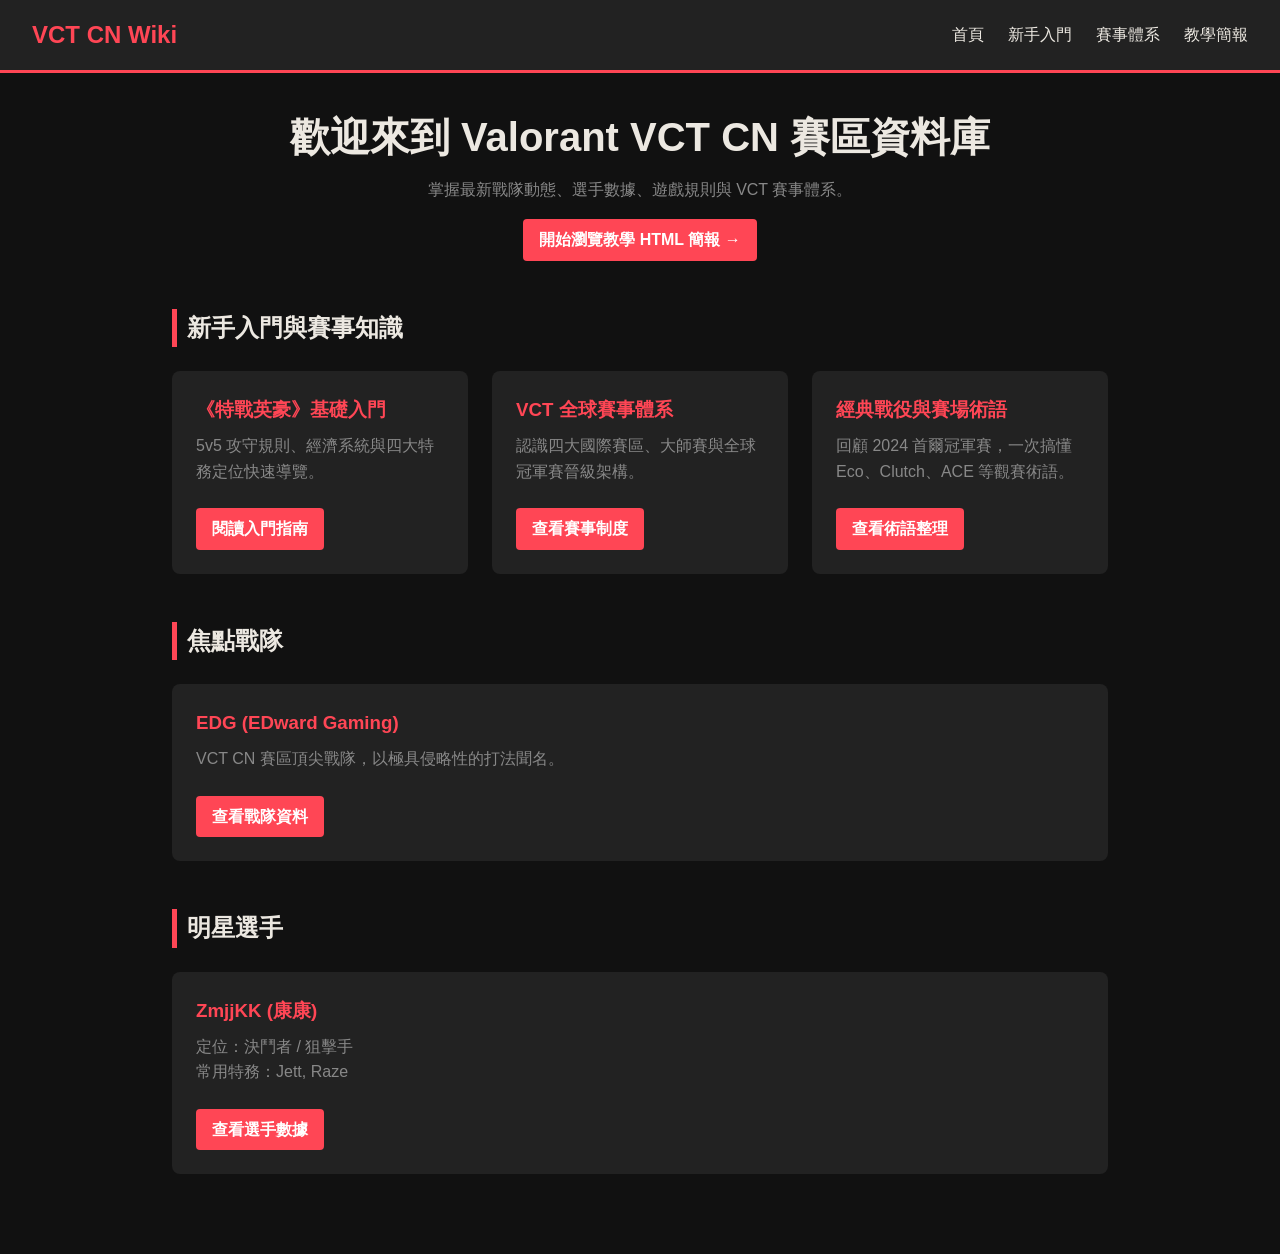
<file: index.html>
<!DOCTYPE html>
<html lang="zh-TW">
<head>
    <meta charset="UTF-8">
    <meta name="viewport" content="width=device-width, initial-scale=1.0">
    <title>Valorant VCT CN 電競 Wiki</title>
    <link rel="stylesheet" href="style.css">
</head>
<body>
    <nav class="navbar">
        <div class="nav-brand">VCT CN Wiki</div>
        <ul class="nav-links">
            <li><a href="index.html">首頁</a></li>
            <li><a href="guide.html">新手入門</a></li>
            <li><a href="vct-system.html">賽事體系</a></li>
            <li><a href="slides.html">教學簡報</a></li>
        </ul>
    </nav>

    <main class="container">
        <header class="hero">
            <h1>歡迎來到 Valorant VCT CN 賽區資料庫</h1>
            <p>掌握最新戰隊動態、選手數據、遊戲規則與 VCT 賽事體系。</p>
            <a href="slides.html" class="btn" style="margin-top: 1rem; display: inline-block;">開始瀏覽教學 HTML 簡報 →</a>
        </header>

        <section class="section">
            <h2>新手入門與賽事知識</h2>
            <div class="card-grid">
                <div class="card">
                    <h3>《特戰英豪》基礎入門</h3>
                    <p>5v5 攻守規則、經濟系統與四大特務定位快速導覽。</p>
                    <a href="guide.html" class="btn">閱讀入門指南</a>
                </div>
                <div class="card">
                    <h3>VCT 全球賽事體系</h3>
                    <p>認識四大國際賽區、大師賽與全球冠軍賽晉級架構。</p>
                    <a href="vct-system.html" class="btn">查看賽事制度</a>
                </div>
                <div class="card">
                    <h3>經典戰役與賽場術語</h3>
                    <p>回顧 2024 首爾冠軍賽，一次搞懂 Eco、Clutch、ACE 等觀賽術語。</p>
                    <a href="glossary.html" class="btn">查看術語整理</a>
                </div>
            </div>
        </section>

        <section class="section">
            <h2>焦點戰隊</h2>
            <div class="card-grid">
                <div class="card">
                    <h3>EDG (EDward Gaming)</h3>
                    <p>VCT CN 賽區頂尖戰隊，以極具侵略性的打法聞名。</p>
                    <a href="teams/edg.html" class="btn">查看戰隊資料</a>
                </div>
            </div>
        </section>

        <section class="section">
            <h2>明星選手</h2>
            <div class="card-grid">
                <div class="card">
                    <h3>ZmjjKK (康康)</h3>
                    <p>定位：決鬥者 / 狙擊手<br>常用特務：Jett, Raze</p>
                    <a href="players/zmjjkk.html" class="btn">查看選手數據</a>
                </div>
            </div>
        </section>
    </main>
</body>
</html>
</file>
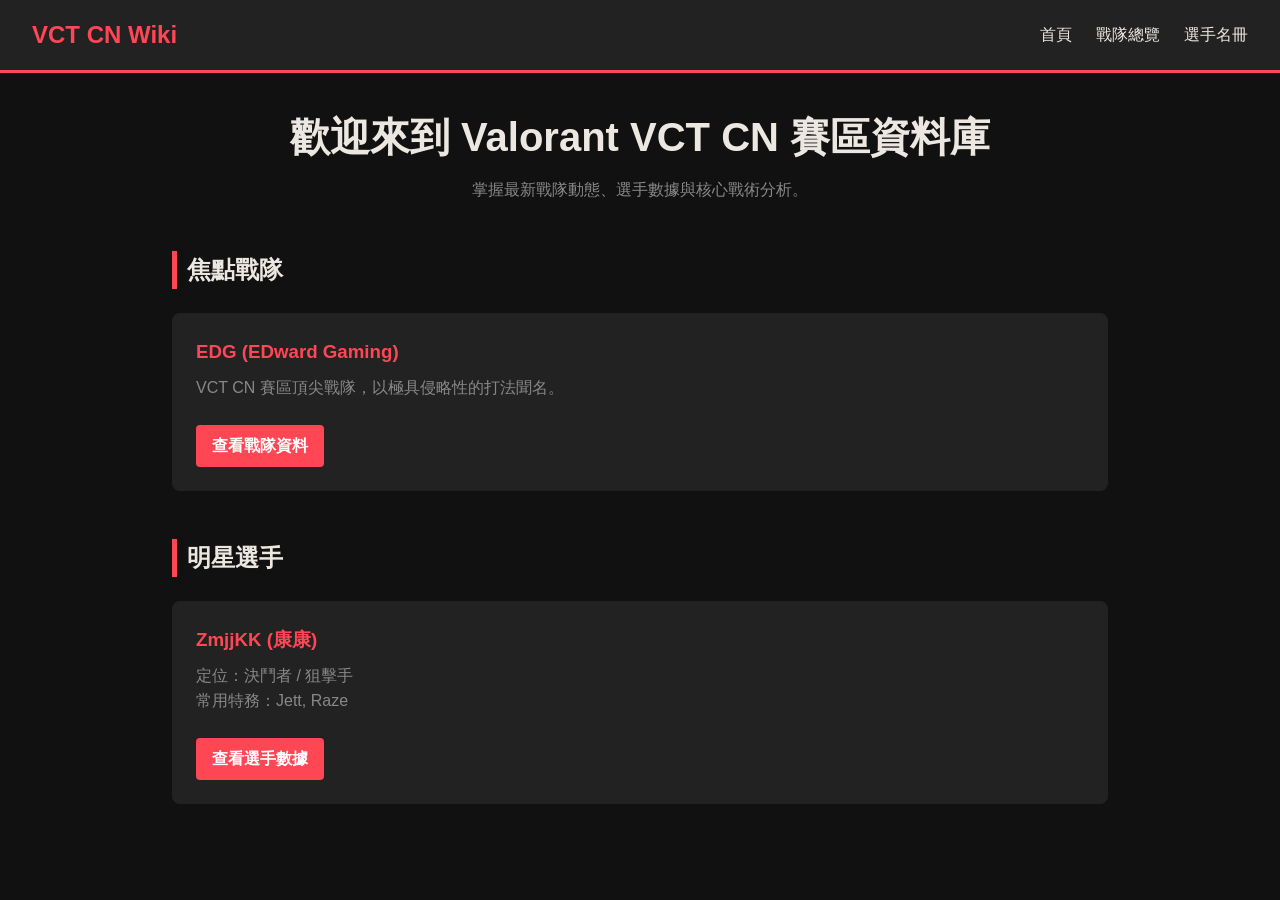
<file: gemini-code-1794739590327.html>
<!DOCTYPE html>
<html lang="zh-TW">
<head>
    <meta charset="UTF-8">
    <meta name="viewport" content="width=device-width, initial-scale=1.0">
    <title>Valorant VCT CN 電競 Wiki</title>
    <link rel="stylesheet" href="style.css">
</head>
<body>
    <!-- 導覽列 -->
    <nav class="navbar">
        <div class="nav-brand">VCT CN Wiki</div>
        <ul class="nav-links">
            <li><a href="index.html">首頁</a></li>
            <li><a href="#">戰隊總覽</a></li>
            <li><a href="#">選手名冊</a></li>
        </ul>
    </nav>

    <!-- 主要內容區 -->
    <main class="container">
        <header class="hero">
            <h1>歡迎來到 Valorant VCT CN 賽區資料庫</h1>
            <p>掌握最新戰隊動態、選手數據與核心戰術分析。</p>
        </header>

        <!-- 戰隊快速導覽 -->
        <section class="section">
            <h2>焦點戰隊</h2>
            <div class="card-grid">
                <!-- 預留給 EDG 的卡片 -->
                <div class="card">
                    <h3>EDG (EDward Gaming)</h3>
                    <p>VCT CN 賽區頂尖戰隊，以極具侵略性的打法聞名。</p>
                    <a href="teams/edg.html" class="btn">查看戰隊資料</a>
                </div>
            </div>
        </section>

        <!-- 選手快速導覽 -->
        <section class="section">
            <h2>明星選手</h2>
            <div class="card-grid">
                <!-- 預留給 ZmjjKK 的卡片 -->
                <div class="card">
                    <h3>ZmjjKK (康康)</h3>
                    <p>定位：決鬥者 / 狙擊手<br>常用特務：Jett, Raze</p>
                    <a href="players/zmjjkk.html" class="btn">查看選手數據</a>
                </div>
            </div>
        </section>
    </main>
</body>
</html>
</file>
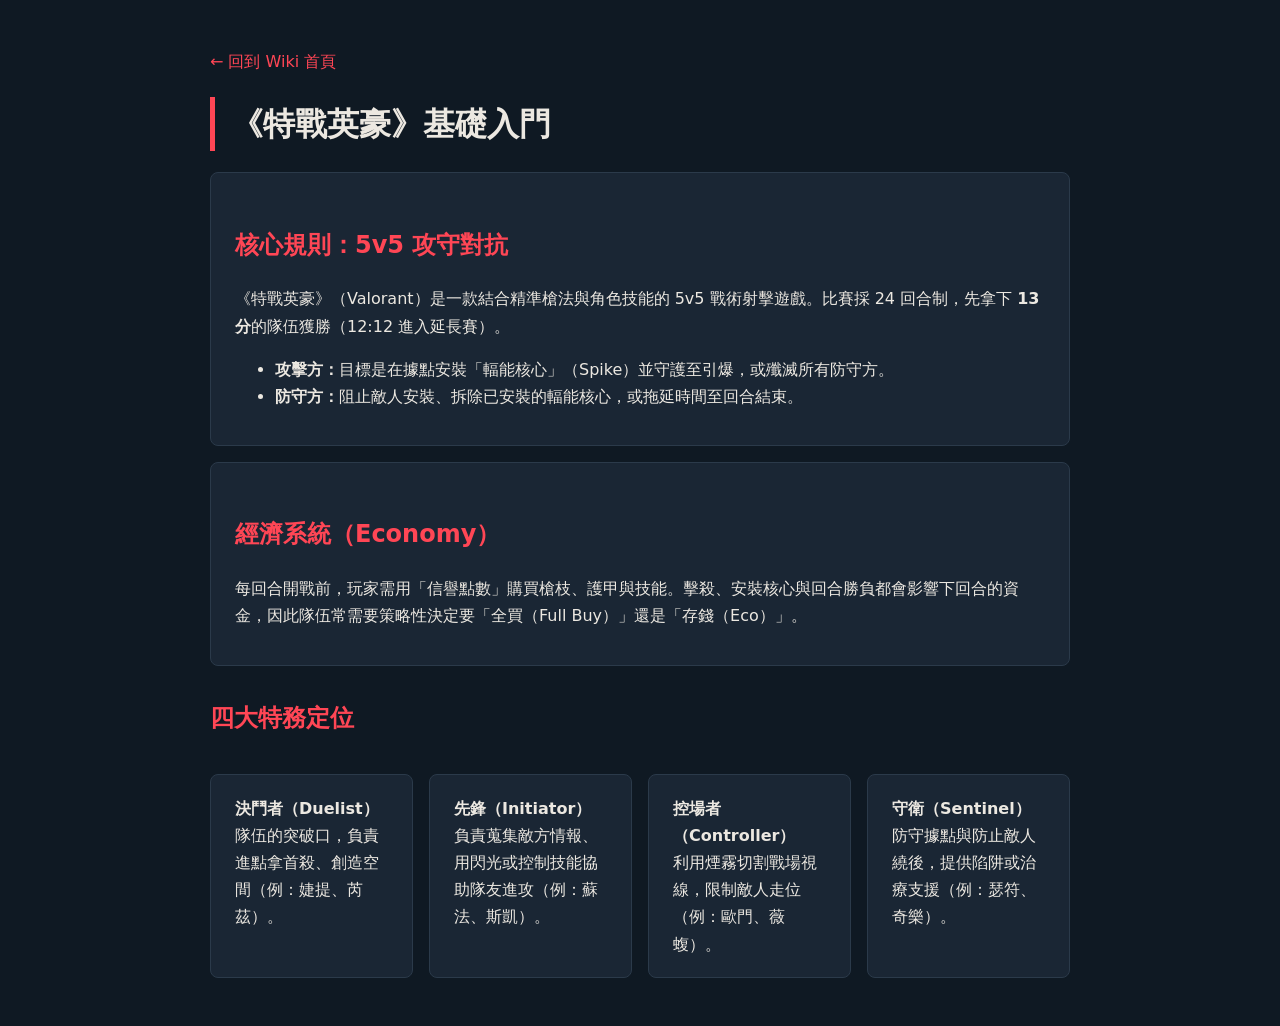
<file: gemini-code-1795430415696.html>
<!DOCTYPE html>
<html lang="zh-Hant">
<head>
<meta charset="UTF-8">
<meta name="viewport" content="width=device-width, initial-scale=1.0">
<title>特戰英豪基礎入門 | Valorant VCT Wiki</title>
<style>
  body { background:#0f1923; color:#ece8e1; font-family:system-ui,-apple-system,sans-serif; line-height:1.7; margin:0; padding:2rem; }
  .container { max-width:860px; margin:0 auto; }
  a { color:#ff4655; text-decoration:none; }
  h1 { border-left:5px solid #ff4655; padding-left:1rem; }
  h2 { color:#ff4655; margin-top:2rem; }
  .card { background:#1a2634; padding:1.2rem 1.5rem; border-radius:8px; margin:1rem 0; border:1px solid #2b3a4a; }
  .grid { display:grid; grid-template-columns:repeat(auto-fit,minmax(180px,1fr)); gap:1rem; }
</style>
</head>
<body>
<div class="container">
  <p><a href="index.html">← 回到 Wiki 首頁</a></p>
  <h1>《特戰英豪》基礎入門</h1>
  <div class="card">
    <h2>核心規則：5v5 攻守對抗</h2>
    <p>《特戰英豪》（Valorant）是一款結合精準槍法與角色技能的 5v5 戰術射擊遊戲。比賽採 24 回合制，先拿下 <strong>13 分</strong>的隊伍獲勝（12:12 進入延長賽）。</p>
    <ul>
      <li><strong>攻擊方：</strong>目標是在據點安裝「輻能核心」（Spike）並守護至引爆，或殲滅所有防守方。</li>
      <li><strong>防守方：</strong>阻止敵人安裝、拆除已安裝的輻能核心，或拖延時間至回合結束。</li>
    </ul>
  </div>
  <div class="card">
    <h2>經濟系統（Economy）</h2>
    <p>每回合開戰前，玩家需用「信譽點數」購買槍枝、護甲與技能。擊殺、安裝核心與回合勝負都會影響下回合的資金，因此隊伍常需要策略性決定要「全買（Full Buy）」還是「存錢（Eco）」。</p>
  </div>
  <h2>四大特務定位</h2>
  <div class="grid">
    <div class="card"><strong>決鬥者（Duelist）</strong><br>隊伍的突破口，負責進點拿首殺、創造空間（例：婕提、芮茲）。</div>
    <div class="card"><strong>先鋒（Initiator）</strong><br>負責蒐集敵方情報、用閃光或控制技能協助隊友進攻（例：蘇法、斯凱）。</div>
    <div class="card"><strong>控場者（Controller）</strong><br>利用煙霧切割戰場視線，限制敵人走位（例：歐門、薇蝮）。</div>
    <div class="card"><strong>守衛（Sentinel）</strong><br>防守據點與防止敵人繞後，提供陷阱或治療支援（例：瑟符、奇樂）。</div>
  </div>
</div>
</body>
</html>
</file>
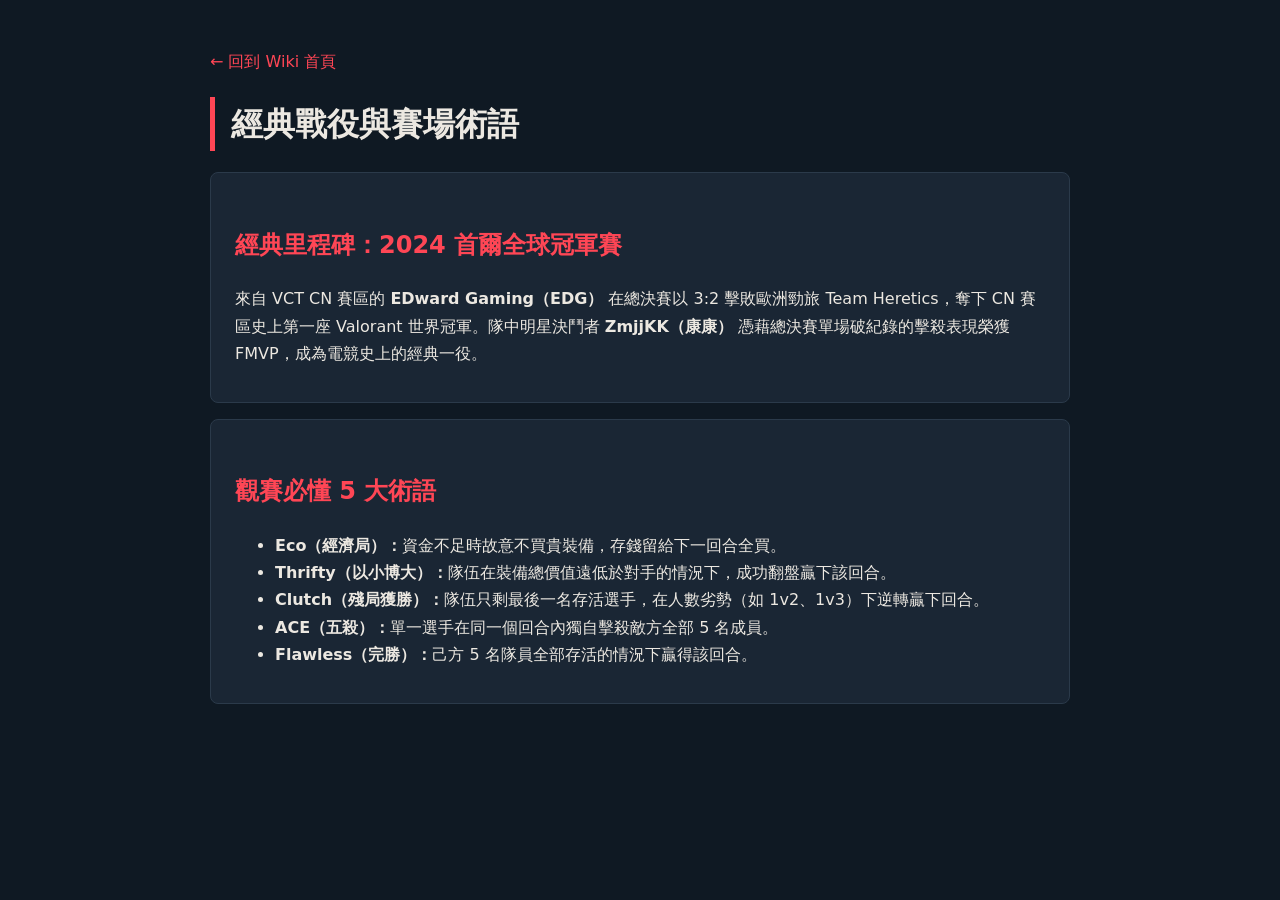
<file: glossary.html>
<!DOCTYPE html>
<html lang="zh-Hant">
<head>
<meta charset="UTF-8">
<meta name="viewport" content="width=device-width, initial-scale=1.0">
<title>經典戰役與賽場術語 | Valorant VCT Wiki</title>
<style>
  body { background:#0f1923; color:#ece8e1; font-family:system-ui,-apple-system,sans-serif; line-height:1.7; margin:0; padding:2rem; }
  .container { max-width:860px; margin:0 auto; }
  a { color:#ff4655; text-decoration:none; }
  h1 { border-left:5px solid #ff4655; padding-left:1rem; }
  h2 { color:#ff4655; margin-top:2rem; }
  .card { background:#1a2634; padding:1.2rem 1.5rem; border-radius:8px; margin:1rem 0; border:1px solid #2b3a4a; }
</style>
</head>
<body>
<div class="container">
  <p><a href="index.html">← 回到 Wiki 首頁</a></p>
  <h1>經典戰役與賽場術語</h1>
  <div class="card">
    <h2>經典里程碑：2024 首爾全球冠軍賽</h2>
    <p>來自 VCT CN 賽區的 <strong>EDward Gaming（EDG）</strong> 在總決賽以 3:2 擊敗歐洲勁旅 Team Heretics，奪下 CN 賽區史上第一座 Valorant 世界冠軍。隊中明星決鬥者 <strong>ZmjjKK（康康）</strong> 憑藉總決賽單場破紀錄的擊殺表現榮獲 FMVP，成為電競史上的經典一役。</p>
  </div>
  <div class="card">
    <h2>觀賽必懂 5 大術語</h2>
    <ul>
      <li><strong>Eco（經濟局）：</strong>資金不足時故意不買貴裝備，存錢留給下一回合全買。</li>
      <li><strong>Thrifty（以小博大）：</strong>隊伍在裝備總價值遠低於對手的情況下，成功翻盤贏下該回合。</li>
      <li><strong>Clutch（殘局獲勝）：</strong>隊伍只剩最後一名存活選手，在人數劣勢（如 1v2、1v3）下逆轉贏下回合。</li>
      <li><strong>ACE（五殺）：</strong>單一選手在同一個回合內獨自擊殺敵方全部 5 名成員。</li>
      <li><strong>Flawless（完勝）：</strong>己方 5 名隊員全部存活的情況下贏得該回合。</li>
    </ul>
  </div>
</div>
</body>
</html>
</file>
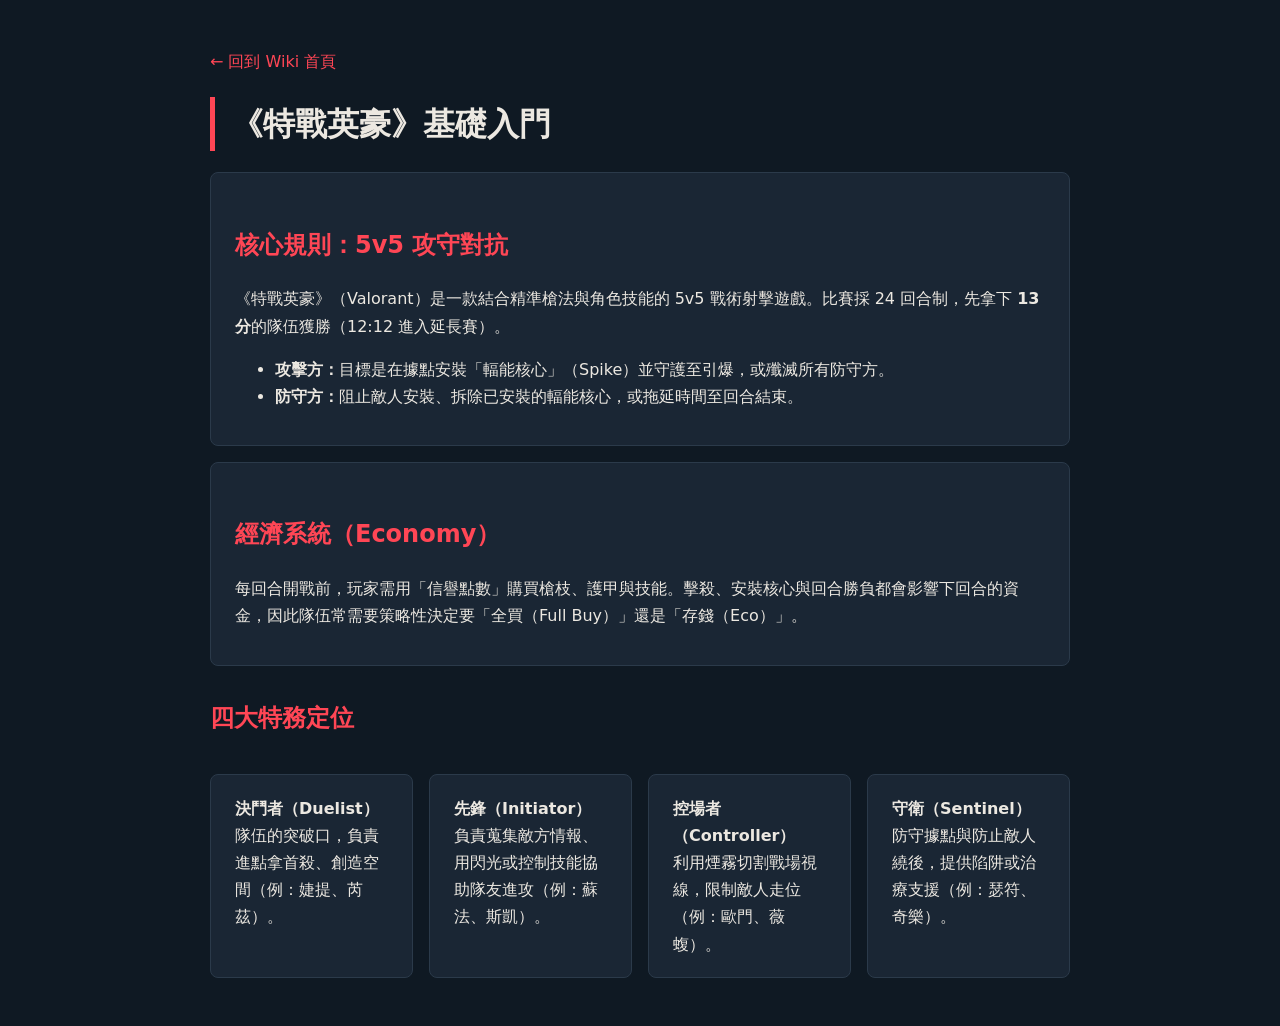
<file: guide.html>
<!DOCTYPE html>
<html lang="zh-Hant">
<head>
<meta charset="UTF-8">
<meta name="viewport" content="width=device-width, initial-scale=1.0">
<title>特戰英豪基礎入門 | Valorant VCT Wiki</title>
<style>
  body { background:#0f1923; color:#ece8e1; font-family:system-ui,-apple-system,sans-serif; line-height:1.7; margin:0; padding:2rem; }
  .container { max-width:860px; margin:0 auto; }
  a { color:#ff4655; text-decoration:none; }
  h1 { border-left:5px solid #ff4655; padding-left:1rem; }
  h2 { color:#ff4655; margin-top:2rem; }
  .card { background:#1a2634; padding:1.2rem 1.5rem; border-radius:8px; margin:1rem 0; border:1px solid #2b3a4a; }
  .grid { display:grid; grid-template-columns:repeat(auto-fit,minmax(180px,1fr)); gap:1rem; }
</style>
</head>
<body>
<div class="container">
  <p><a href="index.html">← 回到 Wiki 首頁</a></p>
  <h1>《特戰英豪》基礎入門</h1>
  <div class="card">
    <h2>核心規則：5v5 攻守對抗</h2>
    <p>《特戰英豪》（Valorant）是一款結合精準槍法與角色技能的 5v5 戰術射擊遊戲。比賽採 24 回合制，先拿下 <strong>13 分</strong>的隊伍獲勝（12:12 進入延長賽）。</p>
    <ul>
      <li><strong>攻擊方：</strong>目標是在據點安裝「輻能核心」（Spike）並守護至引爆，或殲滅所有防守方。</li>
      <li><strong>防守方：</strong>阻止敵人安裝、拆除已安裝的輻能核心，或拖延時間至回合結束。</li>
    </ul>
  </div>
  <div class="card">
    <h2>經濟系統（Economy）</h2>
    <p>每回合開戰前，玩家需用「信譽點數」購買槍枝、護甲與技能。擊殺、安裝核心與回合勝負都會影響下回合的資金，因此隊伍常需要策略性決定要「全買（Full Buy）」還是「存錢（Eco）」。</p>
  </div>
  <h2>四大特務定位</h2>
  <div class="grid">
    <div class="card"><strong>決鬥者（Duelist）</strong><br>隊伍的突破口，負責進點拿首殺、創造空間（例：婕提、芮茲）。</div>
    <div class="card"><strong>先鋒（Initiator）</strong><br>負責蒐集敵方情報、用閃光或控制技能協助隊友進攻（例：蘇法、斯凱）。</div>
    <div class="card"><strong>控場者（Controller）</strong><br>利用煙霧切割戰場視線，限制敵人走位（例：歐門、薇蝮）。</div>
    <div class="card"><strong>守衛（Sentinel）</strong><br>防守據點與防止敵人繞後，提供陷阱或治療支援（例：瑟符、奇樂）。</div>
  </div>
</div>
</body>
</html>
</file>
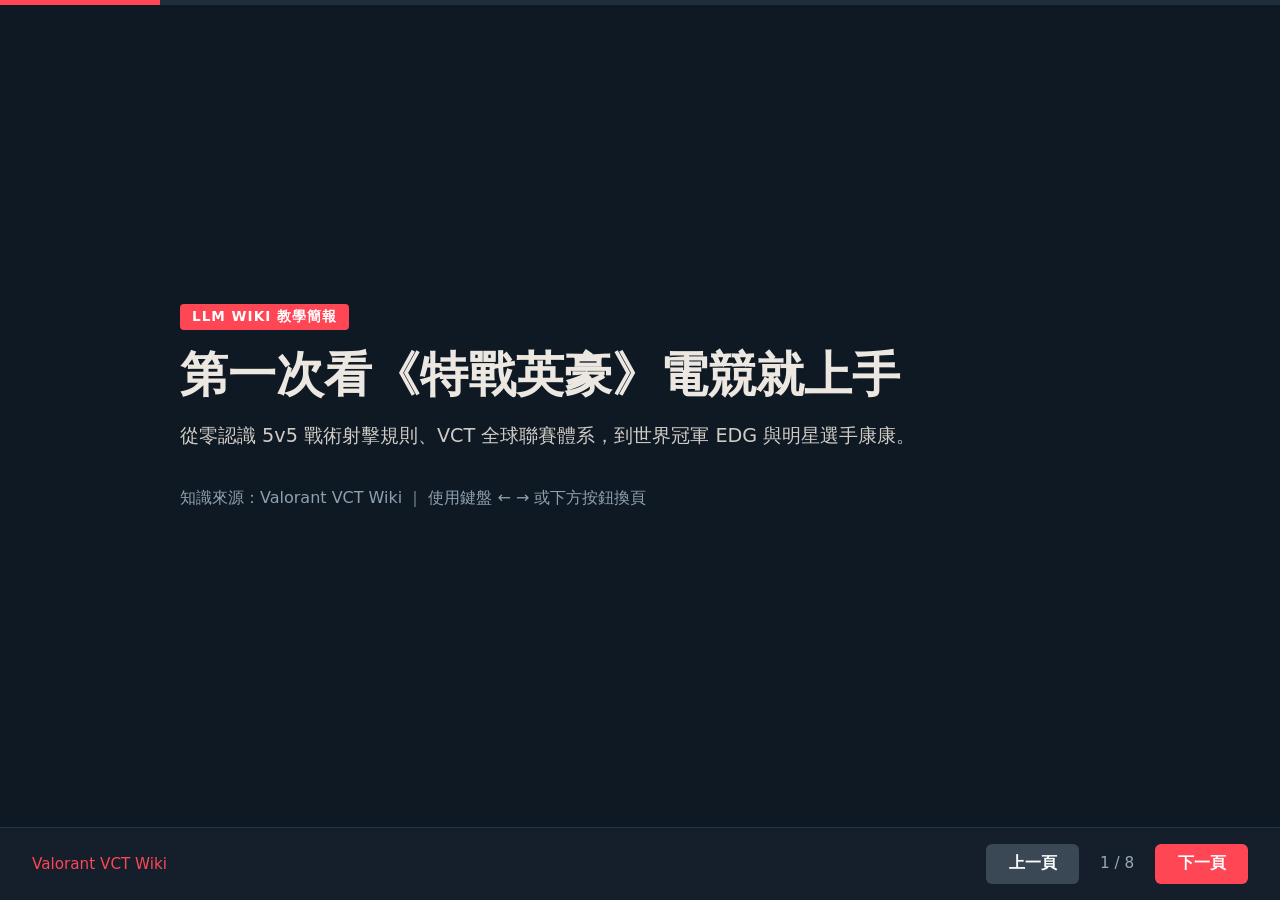
<file: slides.html>
<!DOCTYPE html>
<html lang="zh-Hant">
<head>
<meta charset="UTF-8">
<meta name="viewport" content="width=device-width, initial-scale=1.0">
<title>Valorant & VCT 電競入門教學簡報</title>
<style>
  * { box-sizing:border-box; margin:0; padding:0; }
  body { background:#0f1923; color:#ece8e1; font-family:system-ui,-apple-system,"Segoe UI",sans-serif; height:100vh; overflow:hidden; display:flex; flex-direction:column; }
  .progress { height:5px; background:#1f2e3d; width:100%; }
  .progress-bar { height:100%; background:#ff4655; width:0%; transition:width 0.3s ease; }
  main { flex:1; display:flex; align-items:center; justify-content:center; padding:2rem; position:relative; }
  .slide { display:none; max-width:920px; width:100%; animation:fadeIn 0.35s ease; }
  .slide.active { display:block; }
  @keyframes fadeIn { from { opacity:0; transform:translateY(10px); } to { opacity:1; transform:translateY(0); } }
  .tag { display:inline-block; background:#ff4655; color:#fff; padding:0.25rem 0.75rem; font-size:0.85rem; font-weight:700; letter-spacing:1px; border-radius:4px; margin-bottom:1rem; }
  h1 { font-size:3rem; line-height:1.2; margin-bottom:1rem; }
  h2 { font-size:2.1rem; color:#ff4655; margin-bottom:1.2rem; border-bottom:2px solid #263747; padding-bottom:0.5rem; }
  p { font-size:1.2rem; line-height:1.7; color:#d0ccc5; margin-bottom:1rem; }
  .grid { display:grid; grid-template-columns:repeat(auto-fit,minmax(200px,1fr)); gap:1rem; margin-top:1.2rem; }
  .box { background:#1a2634; border:1px solid #2b3d4f; border-radius:10px; padding:1.2rem; }
  .box h3 { color:#fff; margin-bottom:0.5rem; font-size:1.2rem; }
  .box p { font-size:1rem; margin:0; }
  ul { list-style:none; margin-top:0.8rem; }
  ul li { font-size:1.15rem; padding:0.6rem 0; border-bottom:1px solid #1e2d3b; }
  ul li strong { color:#ff4655; }
  footer { display:flex; justify-content:space-between; align-items:center; padding:1rem 2rem; background:#141f2b; border-top:1px solid #243444; }
  button { background:#ff4655; color:#fff; border:none; padding:0.6rem 1.4rem; font-size:1rem; font-weight:600; border-radius:6px; cursor:pointer; }
  button:disabled { background:#3a4856; cursor:not-allowed; }
  .counter { font-size:0.95rem; color:#9aa8b6; }
  .wiki-link { color:#ff4655; text-decoration:none; font-size:0.95rem; }
</style>
</head>
<body>
<div class="progress"><div class="progress-bar" id="bar"></div></div>
<main>
  <section class="slide active">
    <span class="tag">LLM WIKI 教學簡報</span>
    <h1>第一次看《特戰英豪》電競就上手</h1>
    <p>從零認識 5v5 戰術射擊規則、VCT 全球聯賽體系，到世界冠軍 EDG 與明星選手康康。</p>
    <p style="margin-top:2rem; font-size:1rem; color:#8fa0b0;">知識來源：Valorant VCT Wiki ｜ 使用鍵盤 ← → 或下方按鈕換頁</p>
  </section>

  <section class="slide">
    <span class="tag">01 遊戲基礎</span>
    <h2>《特戰英豪》在玩什麼？</h2>
    <p>結合「精準槍法」與「角色超能力」的 5v5 攻守射擊遊戲，先拿 <strong>13 分</strong>的隊伍獲勝。</p>
    <div class="grid">
      <div class="box"><h3>攻擊方</h3><p>帶「輻能核心」進據點安裝並引爆，或擊敗全部 5 名防守方。</p></div>
      <div class="box"><h3>防守方</h3><p>守住據點阻止安裝、拆除核心，或拖到倒數時間歸零。</p></div>
      <div class="box"><h3>經濟博弈</h3><p>每回合花錢買槍與技能，沒錢時必須策略性「存錢（Eco）」。</p></div>
    </div>
  </section>

  <section class="slide">
    <span class="tag">02 團隊分工</span>
    <h2>四大特務定位</h2>
    <p>職業比賽不是各自亂衝，5 名選手必須靠四種角色定位互相配合：</p>
    <div class="grid">
      <div class="box"><h3>決鬥者 Duelist</h3><p>進攻箭頭，負責破點拿首殺、拉開戰場空間。</p></div>
      <div class="box"><h3>先鋒 Initiator</h3><p>偵查敵人位置、用閃光與控制技能掩護隊友。</p></div>
      <div class="box"><h3>控場者 Controller</h3><p>施放煙霧封鎖敵人視野，主導地圖控制權。</p></div>
      <div class="box"><h3>守衛 Sentinel</h3><p>架設陷阱守點與防繞後，穩固隊伍防線。</p></div>
    </div>
  </section>

  <section class="slide">
    <span class="tag">03 觀賽術語</span>
    <h2>聽懂賽評在喊什麼</h2>
    <ul>
      <li><strong>Eco（經濟局）：</strong>這回合省錢只拿手槍，為了下回合能買齊步槍。</li>
      <li><strong>Thrifty（以小博大）：</strong>裝備比對手爛很多，卻靠戰術與槍法硬是贏下回合。</li>
      <li><strong>Clutch（殘局逆轉）：</strong>全隊只剩 1 個人，面對 1v2、1v3 劣勢奇蹟翻盤。</li>
      <li><strong>ACE（五殺）：</strong>一個人單回合清光對面全部 5 名選手。</li>
    </ul>
  </section>

  <section class="slide">
    <span class="tag">04 賽事架構</span>
    <h2>VCT 全球職業聯賽體系</h2>
    <p>官方將全球頂尖戰隊劃分為四大國際賽區，透過整年賽季爭奪世界冠軍：</p>
    <div class="grid">
      <div class="box"><h3>四大賽區</h3><p>CN（中國）、Americas（美洲）、EMEA（歐非中東）、Pacific（太平洋）。</p></div>
      <div class="box"><h3>大師賽 Masters</h3><p>年中兩場大型跨區國際賽，各賽區前段班強強對話。</p></div>
      <div class="box"><h3>冠軍賽 Champions</h3><p>年度最高殿堂，全球最強 16 隊角逐世界冠軍。</p></div>
    </div>
  </section>

  <section class="slide">
    <span class="tag">05 代表戰隊</span>
    <h2>EDward Gaming（EDG）與世界冠軍</h2>
    <p>來自 VCT CN 賽區的 <strong>EDG</strong>，在 2024 首爾全球冠軍賽總決賽以 3:2 力克歐洲強權 Team Heretics，奪下 CN 賽區隊史首座世界冠軍獎盃。</p>
    <div class="box" style="margin-top:1.5rem;">
      <h3>為什麼這場比賽很經典？</h3>
      <p>EDG 展現極具侵略性的快節奏打法與強大心理素質，打破歐美與太平洋賽區的長期統治，也讓 VCT CN 正式站上世界之巔。</p>
    </div>
  </section>

  <section class="slide">
    <span class="tag">06 焦點選手</span>
    <h2>明星決鬥者：ZmjjKK（康康）</h2>
    <ul>
      <li><strong>隊內定位：</strong>EDG 核心決鬥者與主力狙擊手（擅長間諜狙擊槍）。</li>
      <li><strong>代表榮耀：</strong>2024 全球冠軍賽總決賽 FMVP，創下總決賽單場最高擊殺紀錄。</li>
      <li><strong>賽場風格：</strong>極具爆發力與舞台感染力，擅長在關鍵殘局接管比賽。</li>
    </ul>
  </section>

  <section class="slide">
    <span class="tag">07 結語</span>
    <h2>準備好看你的第一場 VCT 比賽！</h2>
    <p>下次打開轉播時，只要抓住三個重點：<strong>看雙方經濟差距</strong>、<strong>看決鬥者怎麼進點</strong>、<strong>看殘局誰能 Clutch</strong>，就能立刻享受戰術射擊電競的魅力。</p>
    <p style="margin-top:1.5rem;"><a class="wiki-link" href="index.html">→ 前往完整 Valorant VCT Wiki 探索更多資料</a></p>
  </section>
</main>
<footer>
  <a class="wiki-link" href="index.html">Valorant VCT Wiki</a>
  <div>
    <button id="prev">上一頁</button>
    <span class="counter" id="counter" style="margin:0 1rem;">1 / 8</span>
    <button id="next">下一頁</button>
  </div>
</footer>
<script>
  const slides = document.querySelectorAll('.slide');
  const bar = document.getElementById('bar');
  const counter = document.getElementById('counter');
  const prevBtn = document.getElementById('prev');
  const nextBtn = document.getElementById('next');
  let current = 0;

  function render() {
    slides.forEach((s, i) => s.classList.toggle('active', i === current));
    counter.textContent = (current + 1) + ' / ' + slides.length;
    bar.style.width = ((current + 1) / slides.length * 100) + '%';
    prevBtn.disabled = current === 0;
    nextBtn.disabled = current === slides.length - 1;
  }

  prevBtn.addEventListener('click', () => { if (current > 0) { current--; render(); } });
  nextBtn.addEventListener('click', () => { if (current < slides.length - 1) { current++; render(); } });
  document.addEventListener('keydown', (e) => {
    if (e.key === 'ArrowRight' || e.key === ' ') { if (current < slides.length - 1) { current++; render(); } }
    if (e.key === 'ArrowLeft') { if (current > 0) { current--; render(); } }
  });

  render();
</script>
</body>
</html>
</file>
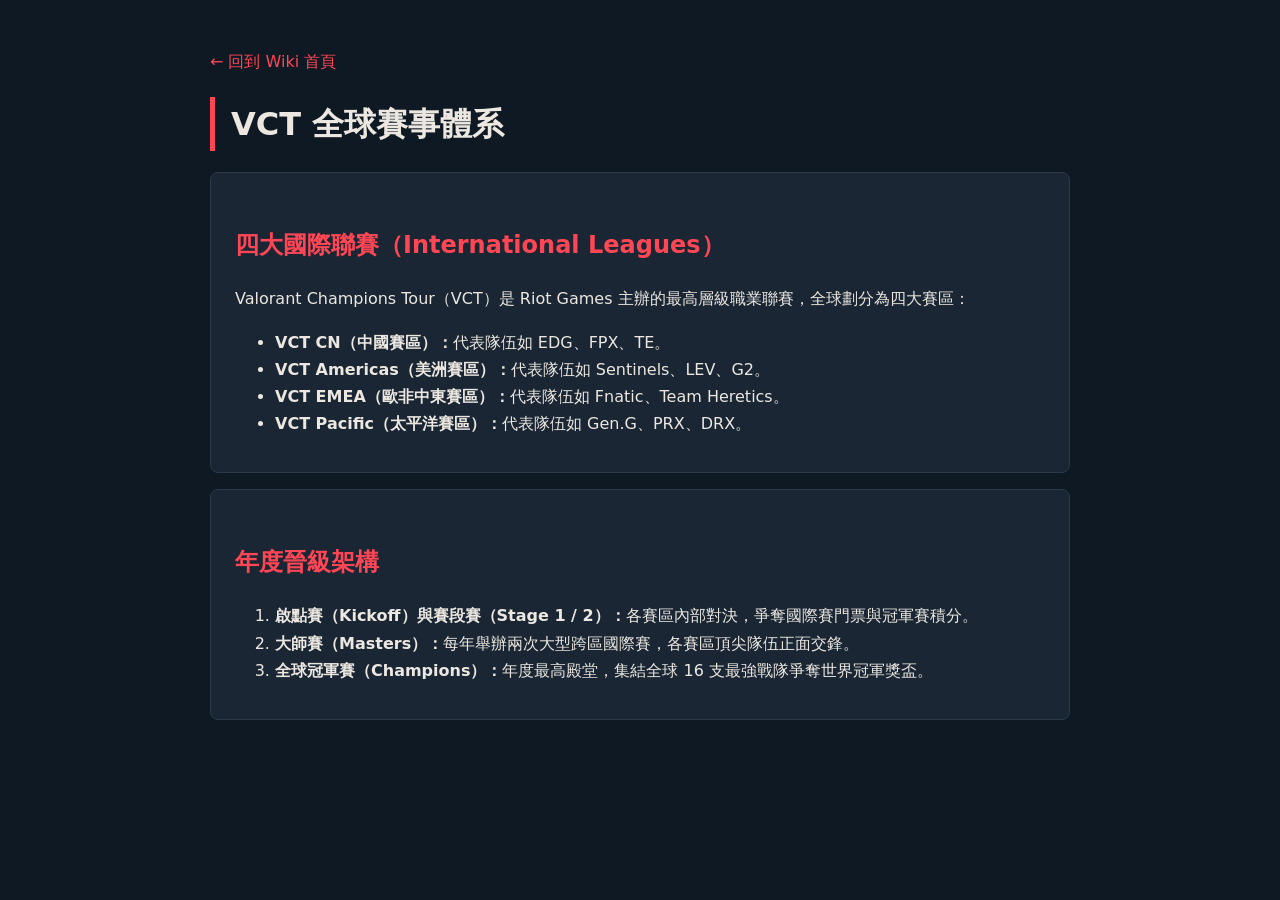
<file: vct-system.html>
<!DOCTYPE html>
<html lang="zh-Hant">
<head>
<meta charset="UTF-8">
<meta name="viewport" content="width=device-width, initial-scale=1.0">
<title>VCT 全球賽事體系 | Valorant VCT Wiki</title>
<style>
  body { background:#0f1923; color:#ece8e1; font-family:system-ui,-apple-system,sans-serif; line-height:1.7; margin:0; padding:2rem; }
  .container { max-width:860px; margin:0 auto; }
  a { color:#ff4655; text-decoration:none; }
  h1 { border-left:5px solid #ff4655; padding-left:1rem; }
  h2 { color:#ff4655; margin-top:2rem; }
  .card { background:#1a2634; padding:1.2rem 1.5rem; border-radius:8px; margin:1rem 0; border:1px solid #2b3a4a; }
</style>
</head>
<body>
<div class="container">
  <p><a href="index.html">← 回到 Wiki 首頁</a></p>
  <h1>VCT 全球賽事體系</h1>
  <div class="card">
    <h2>四大國際聯賽（International Leagues）</h2>
    <p>Valorant Champions Tour（VCT）是 Riot Games 主辦的最高層級職業聯賽，全球劃分為四大賽區：</p>
    <ul>
      <li><strong>VCT CN（中國賽區）：</strong>代表隊伍如 EDG、FPX、TE。</li>
      <li><strong>VCT Americas（美洲賽區）：</strong>代表隊伍如 Sentinels、LEV、G2。</li>
      <li><strong>VCT EMEA（歐非中東賽區）：</strong>代表隊伍如 Fnatic、Team Heretics。</li>
      <li><strong>VCT Pacific（太平洋賽區）：</strong>代表隊伍如 Gen.G、PRX、DRX。</li>
    </ul>
  </div>
  <div class="card">
    <h2>年度晉級架構</h2>
    <ol>
      <li><strong>啟點賽（Kickoff）與賽段賽（Stage 1 / 2）：</strong>各賽區內部對決，爭奪國際賽門票與冠軍賽積分。</li>
      <li><strong>大師賽（Masters）：</strong>每年舉辦兩次大型跨區國際賽，各賽區頂尖隊伍正面交鋒。</li>
      <li><strong>全球冠軍賽（Champions）：</strong>年度最高殿堂，集結全球 16 支最強戰隊爭奪世界冠軍獎盃。</li>
    </ol>
  </div>
</div>
</body>
</html>
</file>
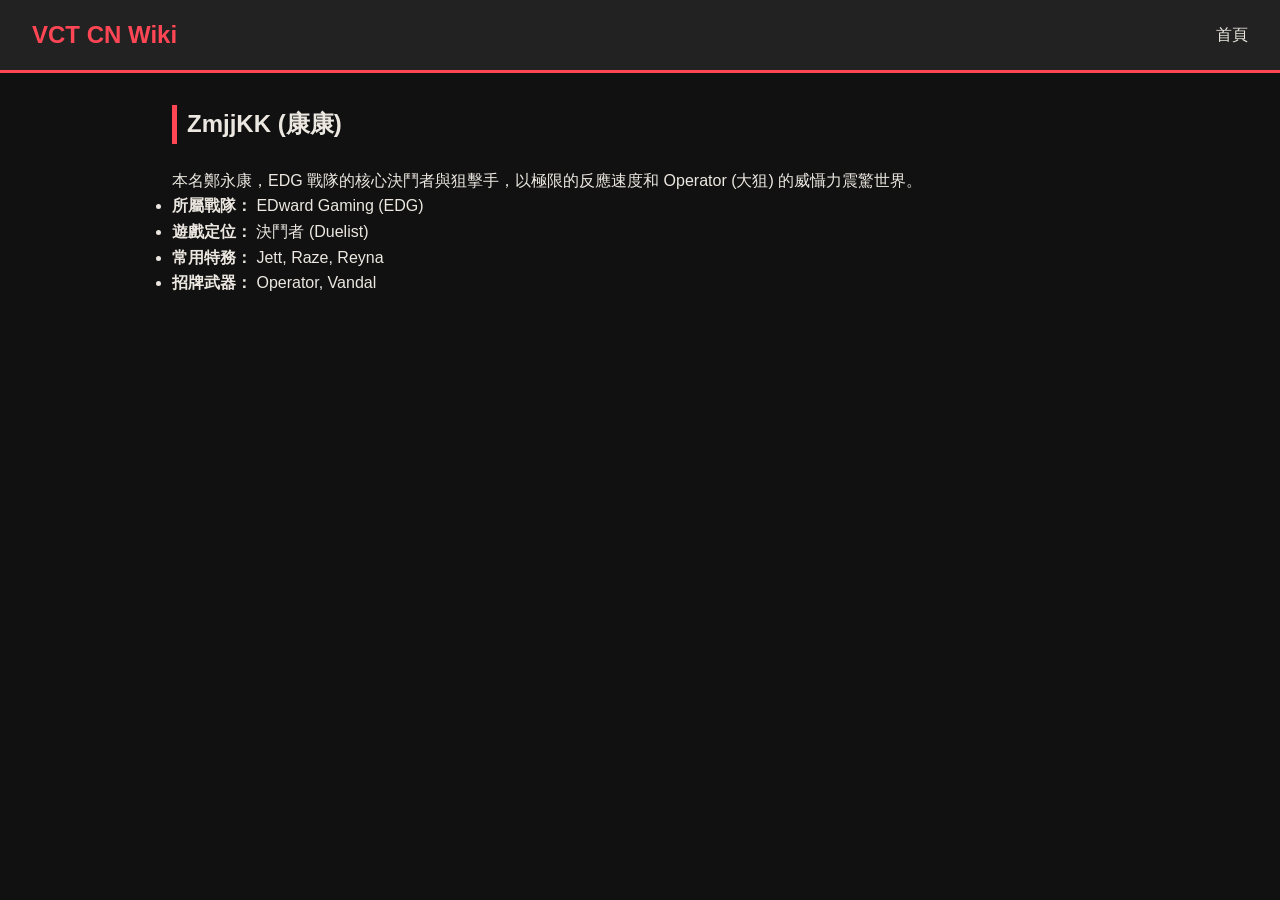
<file: players/zmjjkk.html>
<!DOCTYPE html>
<html lang="zh-TW">
<head>
    <meta charset="UTF-8">
    <meta name="viewport" content="width=device-width, initial-scale=1.0">
    <title>ZmjjKK - 選手數據</title>
    <link rel="stylesheet" href="../style.css">
</head>
<body>
    <nav class="navbar">
        <div class="nav-brand">VCT CN Wiki</div>
        <ul class="nav-links">
            <li><a href="../index.html">首頁</a></li>
        </ul>
    </nav>
    <main class="container">
        <section class="section">
            <h2>ZmjjKK (康康)</h2>
            <p>本名鄭永康，EDG 戰隊的核心決鬥者與狙擊手，以極限的反應速度和 Operator (大狙) 的威懾力震驚世界。</p>
            <ul>
                <li><strong>所屬戰隊：</strong> EDward Gaming (EDG)</li>
                <li><strong>遊戲定位：</strong> 決鬥者 (Duelist)</li>
                <li><strong>常用特務：</strong> Jett, Raze, Reyna</li>
                <li><strong>招牌武器：</strong> Operator, Vandal</li>
            </ul>
        </section>
    </main>
</body>
</html>
</file>
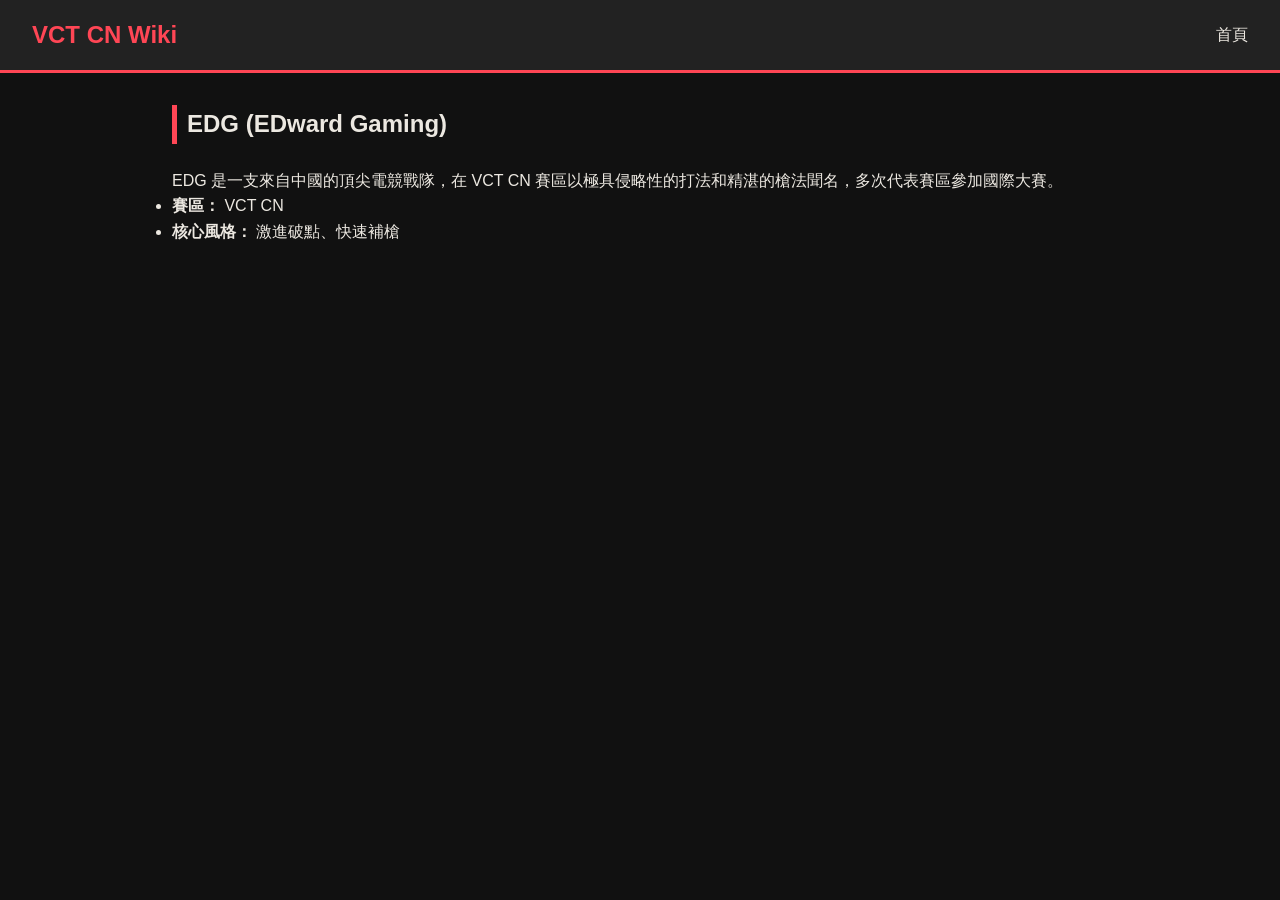
<file: teams/edg.html>
<!DOCTYPE html>
<html lang="zh-TW">
<head>
    <meta charset="UTF-8">
    <meta name="viewport" content="width=device-width, initial-scale=1.0">
    <title>EDG - Valorant VCT CN</title>
    <link rel="stylesheet" href="../style.css">
</head>
<body>
    <nav class="navbar">
        <div class="nav-brand">VCT CN Wiki</div>
        <ul class="nav-links">
            <li><a href="../index.html">首頁</a></li>
        </ul>
    </nav>
    <main class="container">
        <section class="section">
            <h2>EDG (EDward Gaming)</h2>
            <p>EDG 是一支來自中國的頂尖電競戰隊，在 VCT CN 賽區以極具侵略性的打法和精湛的槍法聞名，多次代表賽區參加國際大賽。</p>
            <ul>
                <li><strong>賽區：</strong> VCT CN</li>
                <li><strong>核心風格：</strong> 激進破點、快速補槍</li>
            </ul>
        </section>
    </main>
</body>
</html>
</file>
<file: style.css>
/* 全域變數設定 */
:root {
    --val-red: #ff4655;
    --bg-dark: #111111;
    --bg-card: #222222;
    --text-main: #ece8e1;
    --text-muted: #888888;
}

* {
    box-sizing: border-box;
    margin: 0;
    padding: 0;
}

body {
    font-family: 'Segoe UI', Tahoma, Geneva, Verdana, sans-serif;
    background-color: var(--bg-dark);
    color: var(--text-main);
    line-height: 1.6;
}

/* 導覽列 */
.navbar {
    display: flex;
    justify-content: space-between;
    align-items: center;
    background-color: var(--bg-card);
    padding: 1rem 2rem;
    border-bottom: 3px solid var(--val-red);
}

.nav-brand {
    font-size: 1.5rem;
    font-weight: bold;
    color: var(--val-red);
}

.nav-links {
    list-style: none;
    display: flex;
    gap: 1.5rem;
}

.nav-links a {
    color: var(--text-main);
    text-decoration: none;
    transition: color 0.3s ease;
}

.nav-links a:hover {
    color: var(--val-red);
}

/* 容器與排版 */
.container {
    max-width: 1000px;
    margin: 0 auto;
    padding: 2rem;
}

.hero {
    text-align: center;
    margin-bottom: 3rem;
}

.hero h1 {
    font-size: 2.5rem;
    margin-bottom: 0.5rem;
}

.hero p {
    color: var(--text-muted);
}

.section {
    margin-bottom: 3rem;
}

.section h2 {
    border-left: 5px solid var(--val-red);
    padding-left: 10px;
    margin-bottom: 1.5rem;
}

/* 卡片設計 */
.card-grid {
    display: grid;
    grid-template-columns: repeat(auto-fit, minmax(250px, 1fr));
    gap: 1.5rem;
}

.card {
    background-color: var(--bg-card);
    padding: 1.5rem;
    border-radius: 8px;
    transition: transform 0.2s ease, box-shadow 0.2s ease;
}

.card:hover {
    transform: translateY(-5px);
    box-shadow: 0 5px 15px rgba(255, 70, 85, 0.2);
}

.card h3 {
    color: var(--val-red);
    margin-bottom: 0.5rem;
}

.card p {
    color: var(--text-muted);
    margin-bottom: 1.5rem;
}

/* 按鈕設計 */
.btn {
    display: inline-block;
    background-color: var(--val-red);
    color: #fff;
    padding: 0.5rem 1rem;
    text-decoration: none;
    border-radius: 4px;
    font-weight: bold;
    transition: background-color 0.3s ease;
}

.btn:hover {
    background-color: #e03e4d;
}
</file>
